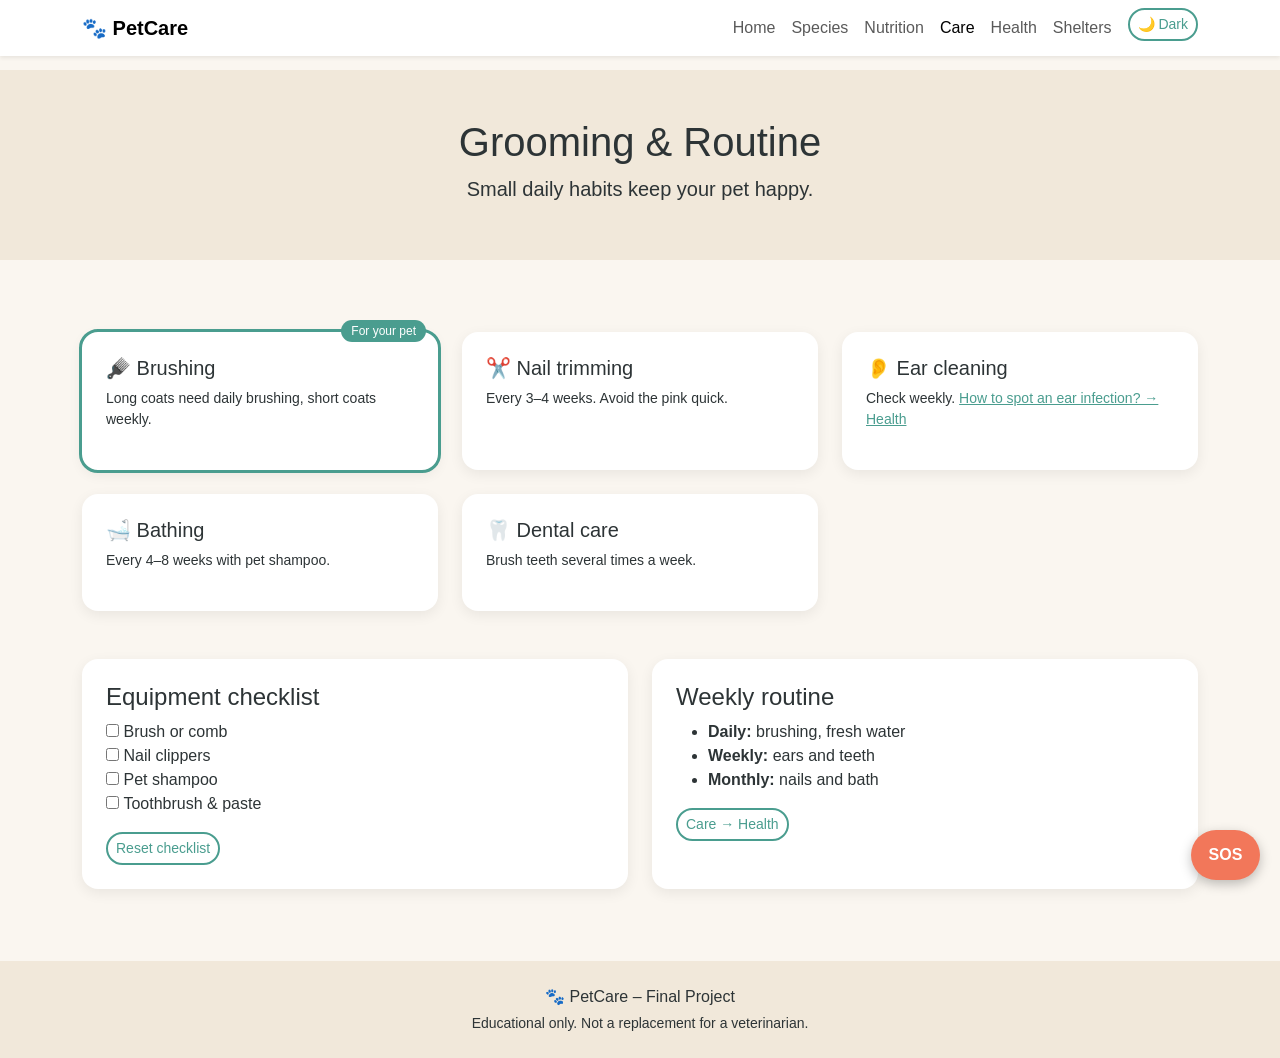
<file: care.html>
<!DOCTYPE html>
<html lang="en">
<head>
  <meta charset="UTF-8">
  <meta name="viewport" content="width=device-width, initial-scale=1">
  <title>Grooming & Routine | PetCare</title>
  <link href="https://cdn.jsdelivr.net/npm/bootstrap@5.3.3/dist/css/bootstrap.min.css" rel="stylesheet">
  <link rel="stylesheet" href="css/style.css">
  <link rel="stylesheet" href="css/app.css">
  <script src="js/theme-init.js"></script>
</head>
<body data-page="care">
  <header>
    <nav class="navbar navbar-expand-lg bg-white shadow-sm fixed-top">
      <div class="container">
        <a class="navbar-brand fw-bold" href="index.html">🐾 PetCare</a>
        <button class="navbar-toggler" type="button" data-bs-toggle="collapse" data-bs-target="#menu" aria-label="Toggle menu"><span class="navbar-toggler-icon"></span></button>
        <div class="collapse navbar-collapse" id="menu">
          <ul class="navbar-nav ms-auto">
            <li class="nav-item"><a class="nav-link" href="index.html">Home</a></li>
            <li class="nav-item"><a class="nav-link" href="species.html">Species</a></li>
            <li class="nav-item"><a class="nav-link" href="nutrition.html">Nutrition</a></li>
            <li class="nav-item"><a class="nav-link active" href="care.html" aria-current="page">Care</a></li>
            <li class="nav-item"><a class="nav-link" href="health.html">Health</a></li>
            <li class="nav-item"><a class="nav-link" href="shelters.html">Shelters</a></li>
          </ul>
        </div>
      </div>
    </nav>
  </header>
  <main>
    <section class="page-header text-center">
      <div class="container">
        <h1>Grooming & Routine</h1>
        <p class="lead mb-2">Small daily habits keep your pet happy.</p>
      </div>
    </section>
    <section class="container pt-4">
      <div id="care-tip" class="alert alert-info mb-0" role="status" hidden></div>
    </section>
    <section class="container py-5">
      <div class="cards-grid">
        <article class="card-pet highlight"><h3 class="h5">🪮 Brushing</h3><p class="small">Long coats need daily brushing, short coats weekly.</p></article>
        <article class="card-pet"><h3 class="h5">✂️ Nail trimming</h3><p class="small">Every 3–4 weeks. Avoid the pink quick.</p></article>
        <article class="card-pet" id="ears"><h3 class="h5">👂 Ear cleaning</h3><p class="small">Check weekly. <a href="health.html#symptoms">How to spot an ear infection? → Health</a></p></article>
        <article class="card-pet"><h3 class="h5">🛁 Bathing</h3><p class="small">Every 4–8 weeks with pet shampoo.</p></article>
        <article class="card-pet"><h3 class="h5">🦷 Dental care</h3><p class="small">Brush teeth several times a week.</p></article>
      </div>
    </section>

    <section class="container pb-4">
      <div class="row g-4">
        <div class="col-md-6">
          <article class="card-pet">
            <h2 class="h4">Equipment checklist</h2>
            <ul class="list-unstyled checklist">
              <li><input type="checkbox" id="e1"> <label for="e1">Brush or comb</label></li>
              <li><input type="checkbox" id="e2"> <label for="e2">Nail clippers</label></li>
              <li><input type="checkbox" id="e3"> <label for="e3">Pet shampoo</label></li>
              <li><input type="checkbox" id="e4"> <label for="e4">Toothbrush & paste</label></li>
            </ul>
            <button type="button" id="checklist-reset" class="btn btn-outline-pet btn-sm">Reset checklist</button>
          </article>
        </div>
        <div class="col-md-6">
          <article class="card-pet" id="routine">
            <h2 class="h4">Weekly routine</h2>
            <ul>
              <li><strong>Daily:</strong> brushing, fresh water</li>
              <li><strong>Weekly:</strong> ears and teeth</li>
              <li><strong>Monthly:</strong> nails and bath</li>
            </ul>
            <a href="health.html" class="btn btn-outline-pet btn-sm">Care → Health</a>
          </article>
        </div>
      </div>
    </section>
  </main>
  <a href="health.html#sos" class="sos-btn" aria-label="Urgent help">SOS</a>
  <footer class="text-center py-4 mt-5">
    <div class="container">
      <p class="mb-1">🐾 PetCare – Final Project</p>
      <p class="small mb-0">Educational only. Not a replacement for a veterinarian.</p>
    </div>
  </footer>
  <script src="https://cdn.jsdelivr.net/npm/jquery@3.7.1/dist/jquery.min.js"></script>
  <script src="https://cdn.jsdelivr.net/npm/bootstrap@5.3.3/dist/js/bootstrap.bundle.min.js"></script>
  <script src="js/data.js"></script>
  <script src="js/models.js"></script>
  <script src="js/api.js"></script>
  <script src="js/ui.js"></script>
  <script src="js/forms.js"></script>
  <script src="js/pages/care.js"></script>
  <script src="js/main.js"></script>
  <script src="js/jq.js"></script>
</body>
</html>
</file>
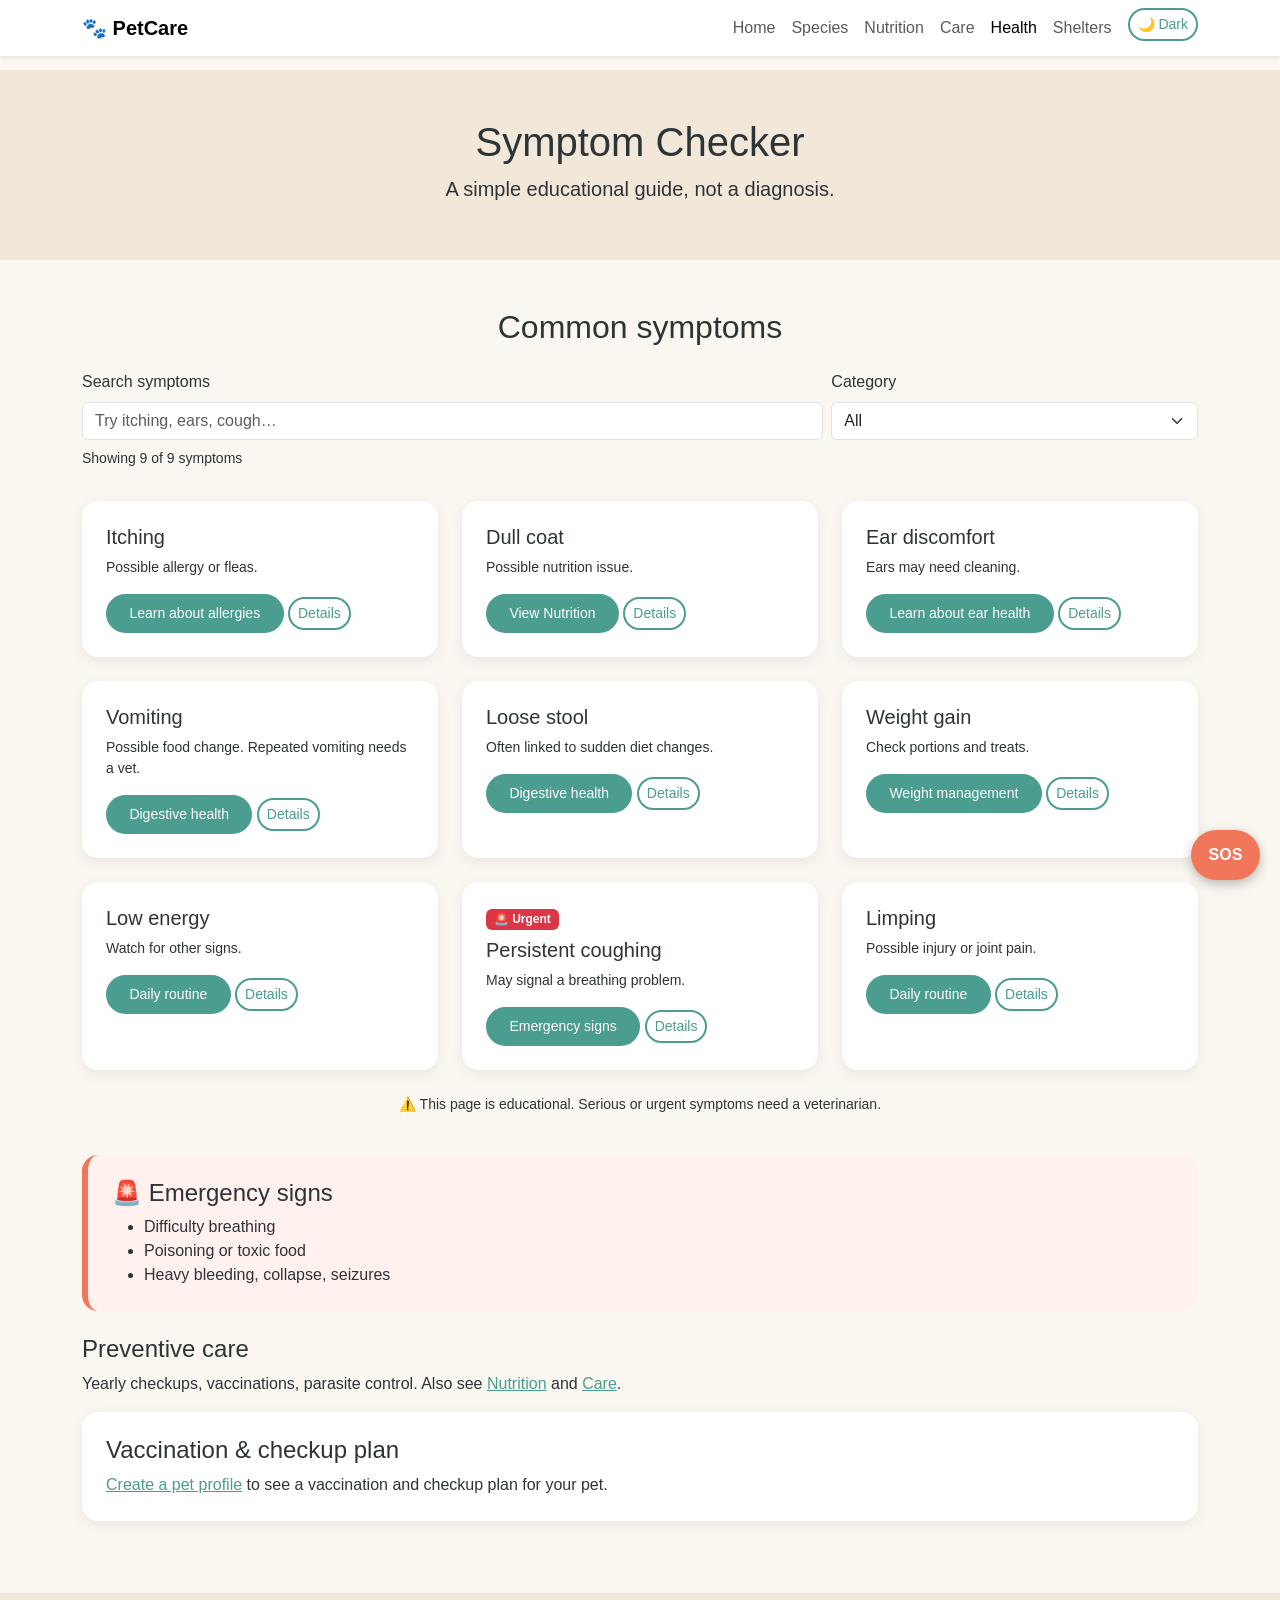
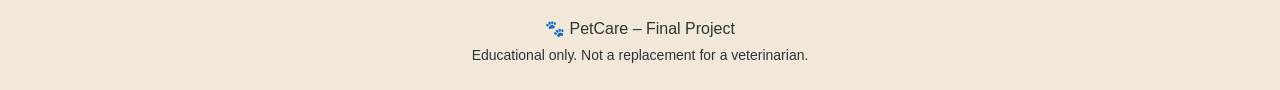
<file: health.html>
<!DOCTYPE html>
<html lang="en">
<head>
  <meta charset="UTF-8">
  <meta name="viewport" content="width=device-width, initial-scale=1">
  <title>Symptom Checker | PetCare</title>
  <link href="https://cdn.jsdelivr.net/npm/bootstrap@5.3.3/dist/css/bootstrap.min.css" rel="stylesheet">
  <link rel="stylesheet" href="css/style.css">
  <link rel="stylesheet" href="css/app.css">
  <script src="js/theme-init.js"></script>
</head>
<body data-page="health">
  <header>
    <nav class="navbar navbar-expand-lg bg-white shadow-sm fixed-top">
      <div class="container">
        <a class="navbar-brand fw-bold" href="index.html">🐾 PetCare</a>
        <button class="navbar-toggler" type="button" data-bs-toggle="collapse" data-bs-target="#menu" aria-label="Toggle menu"><span class="navbar-toggler-icon"></span></button>
        <div class="collapse navbar-collapse" id="menu">
          <ul class="navbar-nav ms-auto">
            <li class="nav-item"><a class="nav-link" href="index.html">Home</a></li>
            <li class="nav-item"><a class="nav-link" href="species.html">Species</a></li>
            <li class="nav-item"><a class="nav-link" href="nutrition.html">Nutrition</a></li>
            <li class="nav-item"><a class="nav-link" href="care.html">Care</a></li>
            <li class="nav-item"><a class="nav-link active" href="health.html" aria-current="page">Health</a></li>
            <li class="nav-item"><a class="nav-link" href="shelters.html">Shelters</a></li>
          </ul>
        </div>
      </div>
    </nav>
  </header>
  <main>
    <section class="page-header text-center">
      <div class="container">
        <h1>Symptom Checker</h1>
        <p class="lead mb-2">A simple educational guide, not a diagnosis.</p>
      </div>
    </section>
    <section class="container pt-5 pb-2" id="symptoms">
      <h2 class="text-center mb-4">Common symptoms</h2>
      <div class="row g-2 align-items-end">
        <div class="col-md-8"><label class="form-label" for="symptomSearch">Search symptoms</label>
          <input type="search" class="form-control" id="symptomSearch" placeholder="Try itching, ears, cough…" autocomplete="off"></div>
        <div class="col-md-4"><label class="form-label" for="symptomCategory">Category</label>
          <select class="form-select" id="symptomCategory">
            <option value="all">All</option><option value="skin">Skin & coat</option><option value="digestion">Digestion</option>
            <option value="weight">Weight</option><option value="energy">Energy</option><option value="ears">Ears</option>
            <option value="breathing">Breathing</option><option value="mobility">Mobility</option>
          </select></div>
      </div>
      <p class="small mt-2 mb-0" id="symptom-count" aria-live="polite"></p>
    </section>
    <section class="container py-4">
      <div class="cards-grid" id="symptom-grid"></div>
      <p id="symptoms-empty" class="text-center mt-4" hidden>No symptoms match your search.</p>
      <p class="small text-center mt-4">⚠️ This page is educational. Serious or urgent symptoms need a veterinarian.</p>
    </section>

    <section class="container pb-4" id="sos">
      <div class="sos-box">
        <h2 class="h4">🚨 Emergency signs</h2>
        <ul class="mb-0">
          <li>Difficulty breathing</li><li>Poisoning or toxic food</li><li>Heavy bleeding, collapse, seizures</li>
        </ul>
      </div>
    </section>

    <section class="container pb-4">
      <h2 class="h4">Preventive care</h2>
      <p>Yearly checkups, vaccinations, parasite control. Also see <a href="nutrition.html">Nutrition</a> and <a href="care.html">Care</a>.</p>
      <article class="card-pet" id="vaccine-card"></article>
    </section>
  </main>
  <a href="health.html#sos" class="sos-btn" aria-label="Urgent help">SOS</a>
  <footer class="text-center py-4 mt-5">
    <div class="container">
      <p class="mb-1">🐾 PetCare – Final Project</p>
      <p class="small mb-0">Educational only. Not a replacement for a veterinarian.</p>
    </div>
  </footer>
  <script src="https://cdn.jsdelivr.net/npm/jquery@3.7.1/dist/jquery.min.js"></script>
  <script src="https://cdn.jsdelivr.net/npm/bootstrap@5.3.3/dist/js/bootstrap.bundle.min.js"></script>
  <script src="js/data.js"></script>
  <script src="js/models.js"></script>
  <script src="js/api.js"></script>
  <script src="js/ui.js"></script>
  <script src="js/forms.js"></script>
  <script src="js/pages/health.js"></script>
  <script src="js/main.js"></script>
  <script src="js/jq.js"></script>
</body>
</html>
</file>
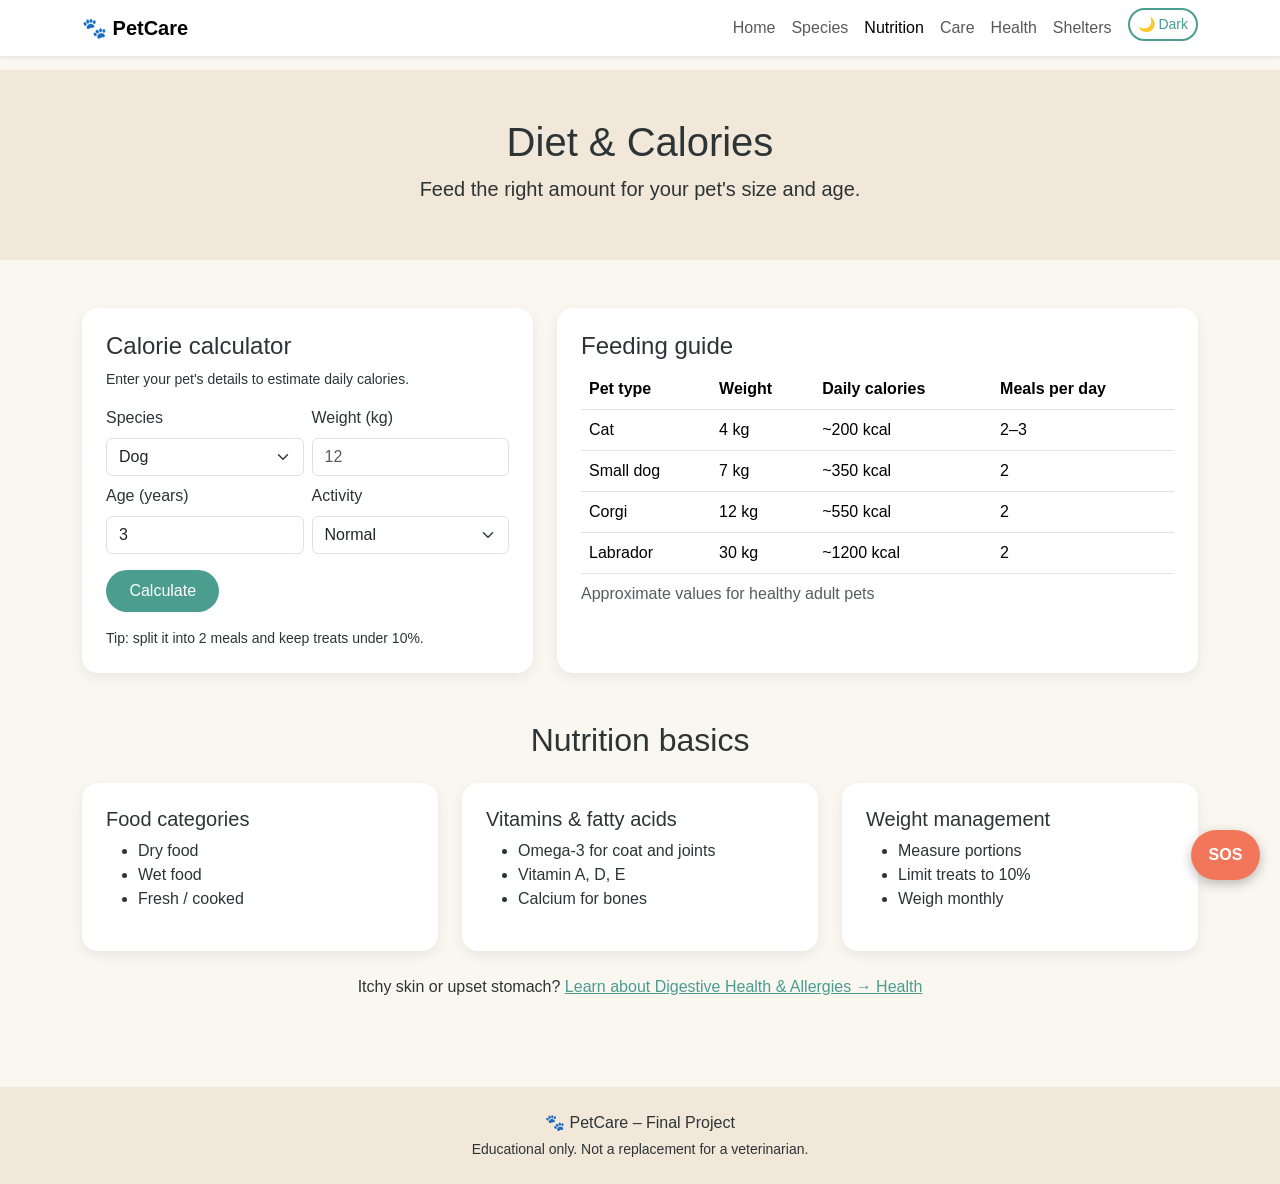
<file: nutrition.html>
<!DOCTYPE html>
<html lang="en">
<head>
  <meta charset="UTF-8">
  <meta name="viewport" content="width=device-width, initial-scale=1">
  <title>Diet & Calories | PetCare</title>
  <link href="https://cdn.jsdelivr.net/npm/bootstrap@5.3.3/dist/css/bootstrap.min.css" rel="stylesheet">
  <link rel="stylesheet" href="css/style.css">
  <link rel="stylesheet" href="css/app.css">
  <script src="js/theme-init.js"></script>
</head>
<body data-page="nutrition">
  <header>
    <nav class="navbar navbar-expand-lg bg-white shadow-sm fixed-top">
      <div class="container">
        <a class="navbar-brand fw-bold" href="index.html">🐾 PetCare</a>
        <button class="navbar-toggler" type="button" data-bs-toggle="collapse" data-bs-target="#menu" aria-label="Toggle menu"><span class="navbar-toggler-icon"></span></button>
        <div class="collapse navbar-collapse" id="menu">
          <ul class="navbar-nav ms-auto">
            <li class="nav-item"><a class="nav-link" href="index.html">Home</a></li>
            <li class="nav-item"><a class="nav-link" href="species.html">Species</a></li>
            <li class="nav-item"><a class="nav-link active" href="nutrition.html" aria-current="page">Nutrition</a></li>
            <li class="nav-item"><a class="nav-link" href="care.html">Care</a></li>
            <li class="nav-item"><a class="nav-link" href="health.html">Health</a></li>
            <li class="nav-item"><a class="nav-link" href="shelters.html">Shelters</a></li>
          </ul>
        </div>
      </div>
    </nav>
  </header>
  <main>
    <section class="page-header text-center">
      <div class="container">
        <h1>Diet & Calories</h1>
        <p class="lead mb-2">Feed the right amount for your pet's size and age.</p>
      </div>
    </section>
    <section class="container py-5">
      <div class="row g-4">
        <div class="col-lg-5">
          <article class="card-pet">
            <h2 class="h4">Calorie calculator</h2>
            <p class="small" id="calc-hint">Enter your pet's details to estimate daily calories.</p>
            <form id="calc-form" novalidate>
              <div class="row g-2">
                <div class="col-6"><label class="form-label" for="cSpecies">Species</label>
                  <select class="form-select" id="cSpecies"><option value="dog">Dog</option><option value="cat">Cat</option></select></div>
                <div class="col-6"><label class="form-label" for="cWeight">Weight (kg)</label>
                  <input class="form-control" type="number" min="0" step="0.1" id="cWeight" placeholder="12"></div>
                <div class="col-6"><label class="form-label" for="cAge">Age (years)</label>
                  <input class="form-control" type="number" min="0" step="0.5" id="cAge" value="3"></div>
                <div class="col-6"><label class="form-label" for="cActivity">Activity</label>
                  <select class="form-select" id="cActivity"><option value="low">Low</option><option value="normal" selected>Normal</option><option value="high">High</option></select></div>
              </div>
              <button class="btn btn-pet mt-3" type="submit">Calculate</button>
            </form>
            <div id="calc-result" class="mt-3" aria-live="polite" hidden></div>
            <p class="small mt-3 mb-0">Tip: split it into 2 meals and keep treats under 10%.</p>
          </article>
        </div>
        <div class="col-lg-7">
          <article class="card-pet">
            <h2 class="h4">Feeding guide</h2>
            <div class="table-responsive">
              <table class="table table-hover align-middle mb-0">
                <caption>Approximate values for healthy adult pets</caption>
                <thead><tr><th>Pet type</th><th>Weight</th><th>Daily calories</th><th>Meals per day</th></tr></thead>
                <tbody>
                  <tr><td>Cat</td><td>4 kg</td><td>~200 kcal</td><td>2–3</td></tr>
                  <tr><td>Small dog</td><td>7 kg</td><td>~350 kcal</td><td>2</td></tr>
                  <tr><td>Corgi</td><td>12 kg</td><td>~550 kcal</td><td>2</td></tr>
                  <tr><td>Labrador</td><td>30 kg</td><td>~1200 kcal</td><td>2</td></tr>
                </tbody>
              </table>
            </div>
          </article>
        </div>
      </div>
    </section>

    <section class="container pb-4">
      <h2 class="text-center mb-4">Nutrition basics</h2>
      <div class="cards-grid">
        <article class="card-pet"><h3 class="h5">Food categories</h3><ul><li>Dry food</li><li>Wet food</li><li>Fresh / cooked</li></ul></article>
        <article class="card-pet" id="vitamins"><h3 class="h5">Vitamins & fatty acids</h3><ul><li>Omega-3 for coat and joints</li><li>Vitamin A, D, E</li><li>Calcium for bones</li></ul></article>
        <article class="card-pet" id="weight"><h3 class="h5">Weight management</h3><ul><li>Measure portions</li><li>Limit treats to 10%</li><li>Weigh monthly</li></ul></article>
      </div>
      <p class="text-center mt-4" id="digestive">Itchy skin or upset stomach? <a href="health.html">Learn about Digestive Health & Allergies → Health</a></p>
    </section>
  </main>
  <a href="health.html#sos" class="sos-btn" aria-label="Urgent help">SOS</a>
  <footer class="text-center py-4 mt-5">
    <div class="container">
      <p class="mb-1">🐾 PetCare – Final Project</p>
      <p class="small mb-0">Educational only. Not a replacement for a veterinarian.</p>
    </div>
  </footer>
  <script src="https://cdn.jsdelivr.net/npm/jquery@3.7.1/dist/jquery.min.js"></script>
  <script src="https://cdn.jsdelivr.net/npm/bootstrap@5.3.3/dist/js/bootstrap.bundle.min.js"></script>
  <script src="js/data.js"></script>
  <script src="js/models.js"></script>
  <script src="js/api.js"></script>
  <script src="js/ui.js"></script>
  <script src="js/forms.js"></script>
  <script src="js/pages/nutrition.js"></script>
  <script src="js/main.js"></script>
  <script src="js/jq.js"></script>
</body>
</html>
</file>
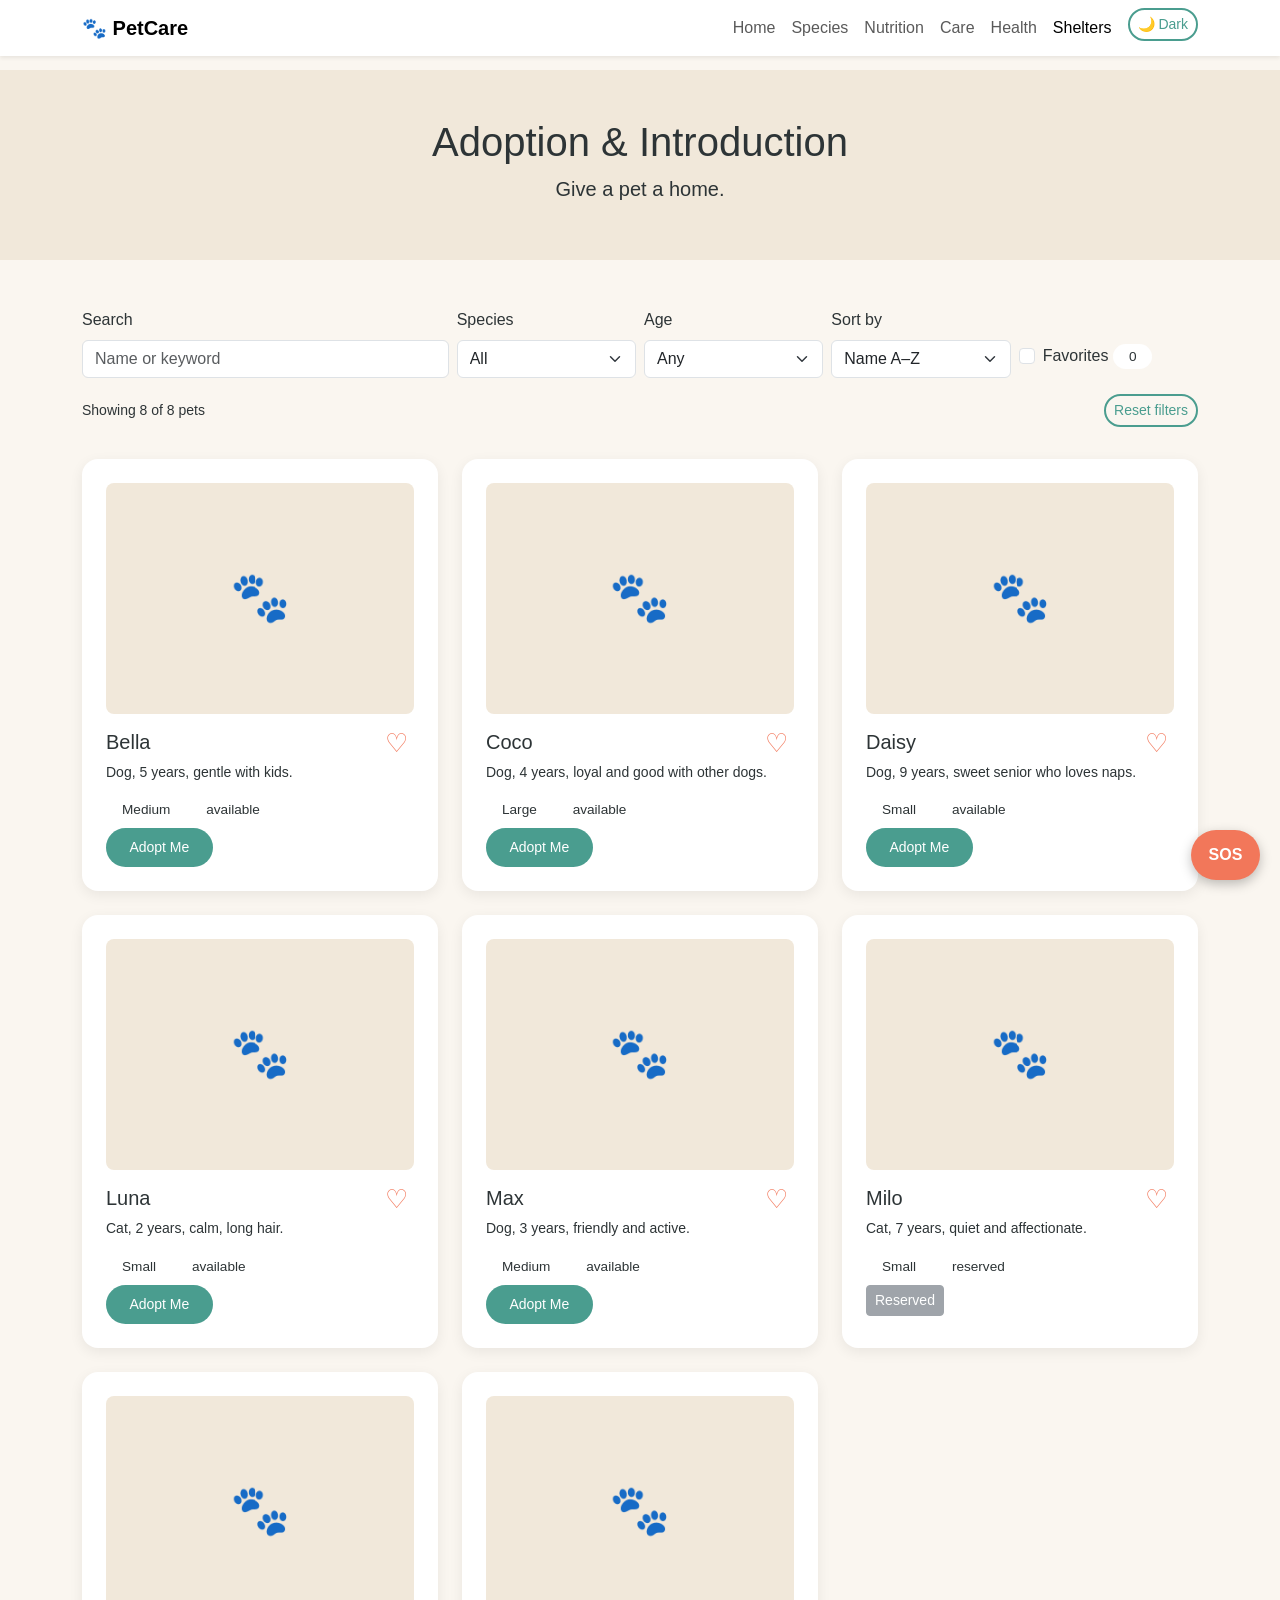
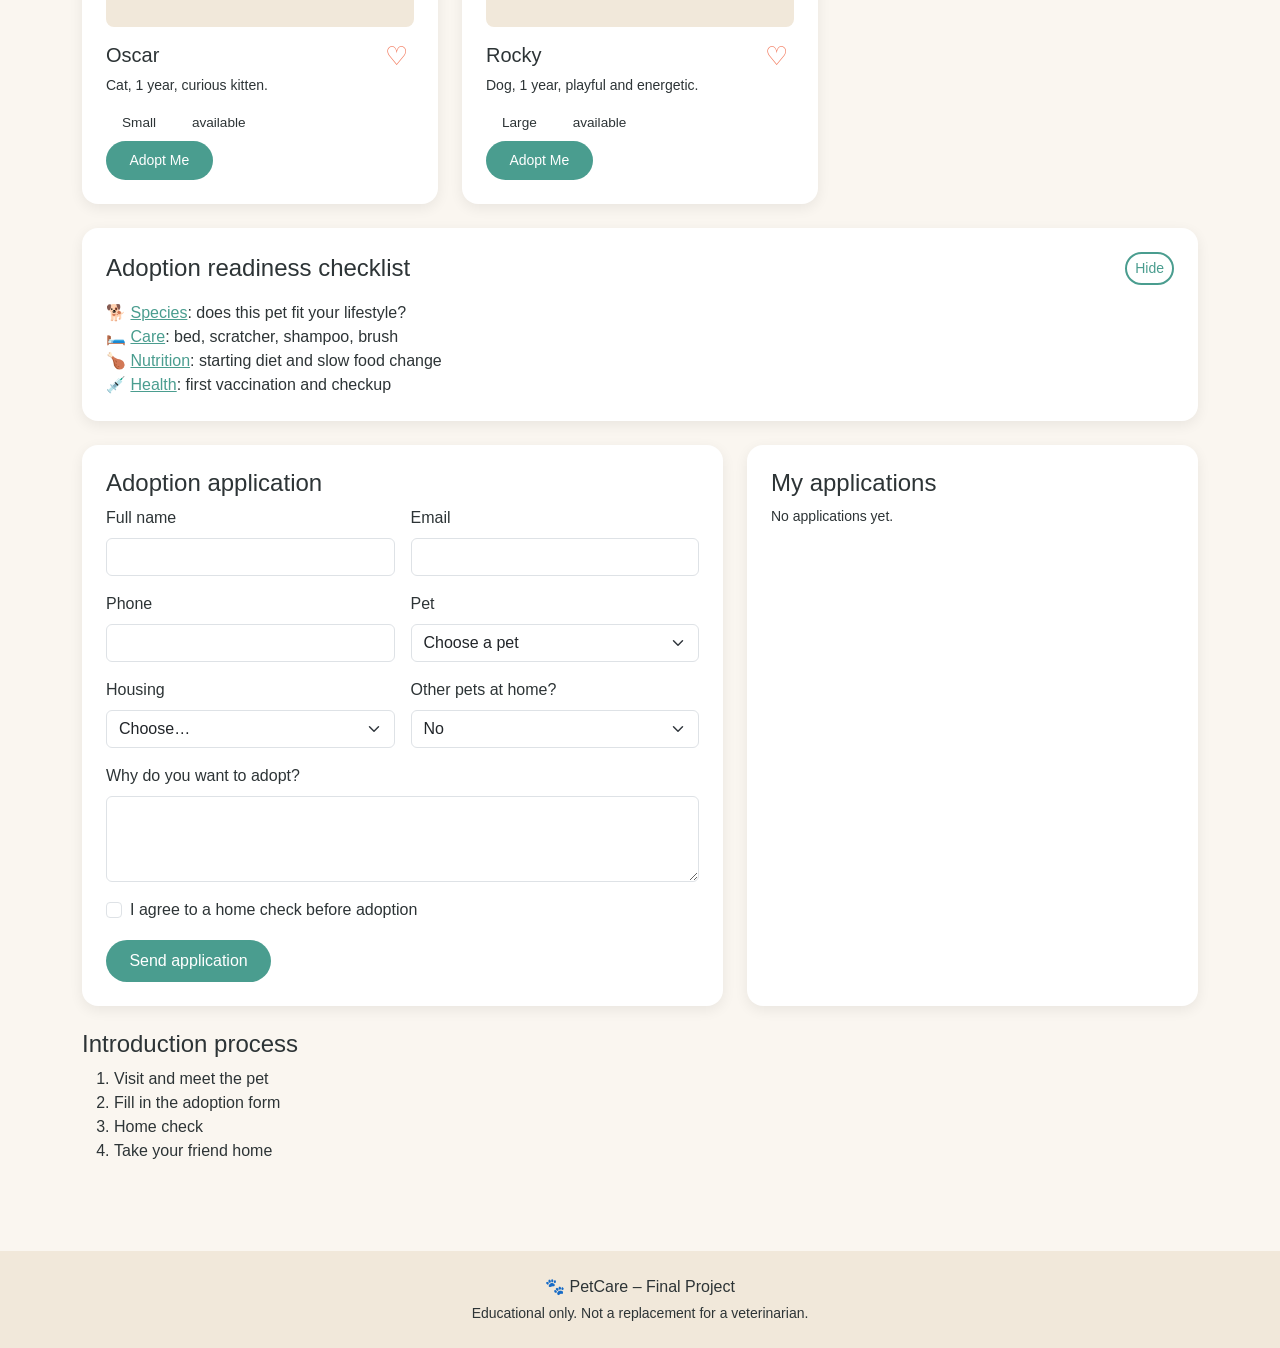
<file: shelters.html>
<!DOCTYPE html>
<html lang="en">
<head>
  <meta charset="UTF-8">
  <meta name="viewport" content="width=device-width, initial-scale=1">
  <title>Adoption & Introduction | PetCare</title>
  <link href="https://cdn.jsdelivr.net/npm/bootstrap@5.3.3/dist/css/bootstrap.min.css" rel="stylesheet">
  <link rel="stylesheet" href="css/style.css">
  <link rel="stylesheet" href="css/app.css">
  <script src="js/theme-init.js"></script>
</head>
<body data-page="shelters">
  <header>
    <nav class="navbar navbar-expand-lg bg-white shadow-sm fixed-top">
      <div class="container">
        <a class="navbar-brand fw-bold" href="index.html">🐾 PetCare</a>
        <button class="navbar-toggler" type="button" data-bs-toggle="collapse" data-bs-target="#menu" aria-label="Toggle menu"><span class="navbar-toggler-icon"></span></button>
        <div class="collapse navbar-collapse" id="menu">
          <ul class="navbar-nav ms-auto">
            <li class="nav-item"><a class="nav-link" href="index.html">Home</a></li>
            <li class="nav-item"><a class="nav-link" href="species.html">Species</a></li>
            <li class="nav-item"><a class="nav-link" href="nutrition.html">Nutrition</a></li>
            <li class="nav-item"><a class="nav-link" href="care.html">Care</a></li>
            <li class="nav-item"><a class="nav-link" href="health.html">Health</a></li>
            <li class="nav-item"><a class="nav-link active" href="shelters.html" aria-current="page">Shelters</a></li>
          </ul>
        </div>
      </div>
    </nav>
  </header>
  <main>
    <section class="page-header text-center">
      <div class="container">
        <h1>Adoption & Introduction</h1>
        <p class="lead mb-2">Give a pet a home.</p>
      </div>
    </section>
    <section class="container pt-5 pb-2">
      <div class="row g-2 align-items-end">
        <div class="col-md-4"><label class="form-label" for="searchInput">Search</label>
          <input type="search" class="form-control" id="searchInput" placeholder="Name or keyword" autocomplete="off"></div>
        <div class="col-6 col-md-2"><label class="form-label" for="speciesFilter">Species</label>
          <select class="form-select" id="speciesFilter"><option value="all">All</option><option value="dog">Dogs</option><option value="cat">Cats</option></select></div>
        <div class="col-6 col-md-2"><label class="form-label" for="ageFilter">Age</label>
          <select class="form-select" id="ageFilter"><option value="all">Any</option><option value="young">Under 3</option><option value="adult">3–6</option><option value="senior">7+</option></select></div>
        <div class="col-6 col-md-2"><label class="form-label" for="sortSelect">Sort by</label>
          <select class="form-select" id="sortSelect"><option value="name-asc">Name A–Z</option><option value="name-desc">Name Z–A</option><option value="age-asc">Youngest</option><option value="age-desc">Oldest</option></select></div>
        <div class="col-6 col-md-2 pb-2">
          <div class="form-check"><input class="form-check-input" type="checkbox" id="favOnly"><label class="form-check-label" for="favOnly">Favorites <span class="badge-pet" id="fav-count">0</span></label></div>
        </div>
      </div>
      <div class="d-flex justify-content-between align-items-center mt-3">
        <p class="small mb-0" id="result-count" aria-live="polite"></p>
        <button type="button" class="btn btn-outline-pet btn-sm" id="reset-filters">Reset filters</button>
      </div>
    </section>

    <section class="container py-4">
      <div class="cards-grid" id="pets-grid"></div>
      <p id="pets-empty" class="text-center mt-4" hidden>No pets match your filters.</p>
    </section>

    <section class="container pb-4" id="readiness">
      <article class="card-pet">
        <div class="d-flex justify-content-between align-items-center">
          <h2 class="h4 mb-0">Adoption readiness checklist</h2>
          <button type="button" class="btn btn-outline-pet btn-sm" id="readiness-toggle" aria-expanded="true" aria-controls="readiness-body">Hide</button>
        </div>
        <div id="readiness-body" class="mt-3">
          <p id="selected-pet" class="small" aria-live="polite"></p>
          <ul class="list-unstyled mb-0">
            <li>🐕 <a href="species.html">Species</a>: does this pet fit your lifestyle?</li>
            <li>🛏️ <a href="care.html">Care</a>: bed, scratcher, shampoo, brush</li>
            <li>🍗 <a href="nutrition.html">Nutrition</a>: starting diet and slow food change</li>
            <li>💉 <a href="health.html">Health</a>: first vaccination and checkup</li>
          </ul>
        </div>
      </article>
    </section>

    <section class="container pb-4" id="apply">
      <div class="row g-4">
        <div class="col-lg-7">
          <article class="card-pet">
            <h2 class="h4">Adoption application</h2>
            <form id="adopt-form" novalidate>
              <div class="row g-3">
                <div class="col-md-6"><label class="form-label" for="aName">Full name</label><input class="form-control" id="aName" autocomplete="name"></div>
                <div class="col-md-6"><label class="form-label" for="aEmail">Email</label><input class="form-control" type="email" id="aEmail" autocomplete="email"></div>
                <div class="col-md-6"><label class="form-label" for="aPhone">Phone</label><input class="form-control" type="tel" id="aPhone" autocomplete="tel"></div>
                <div class="col-md-6"><label class="form-label" for="aPet">Pet</label><select class="form-select" id="aPet"><option value="">Choose a pet</option></select></div>
                <div class="col-md-6"><label class="form-label" for="aHousing">Housing</label>
                  <select class="form-select" id="aHousing"><option value="">Choose…</option><option value="apartment">Apartment</option><option value="house">House</option><option value="yard">House with yard</option></select></div>
                <div class="col-md-6"><label class="form-label" for="aHasPets">Other pets at home?</label>
                  <select class="form-select" id="aHasPets"><option value="no">No</option><option value="yes">Yes</option></select></div>
                <div class="col-md-6" id="petsCountWrap" hidden><label class="form-label" for="aPetsCount">How many?</label><input class="form-control" type="number" min="1" max="10" id="aPetsCount"></div>
                <div class="col-12"><label class="form-label" for="aReason">Why do you want to adopt?</label><textarea class="form-control" id="aReason" rows="3"></textarea></div>
                <div class="col-12"><div class="form-check"><input class="form-check-input" type="checkbox" id="aAgree"><label class="form-check-label" for="aAgree">I agree to a home check before adoption</label></div></div>
              </div>
              <button class="btn btn-pet mt-3" type="submit">Send application</button>
            </form>
          </article>
        </div>
        <div class="col-lg-5">
          <article class="card-pet">
            <h2 class="h4">My applications</h2>
            <ul id="applications-list" class="list-unstyled mb-2"></ul>
            <p id="applications-empty" class="small">No applications yet.</p>
            <button type="button" id="applications-clear" class="btn btn-outline-pet btn-sm" hidden>Clear all</button>
          </article>
        </div>
      </div>
    </section>

    <section class="container pb-4">
      <h2 class="h4">Introduction process</h2>
      <ol><li>Visit and meet the pet</li><li>Fill in the adoption form</li><li>Home check</li><li>Take your friend home</li></ol>
    </section>
  </main>
  <a href="health.html#sos" class="sos-btn" aria-label="Urgent help">SOS</a>
  <footer class="text-center py-4 mt-5">
    <div class="container">
      <p class="mb-1">🐾 PetCare – Final Project</p>
      <p class="small mb-0">Educational only. Not a replacement for a veterinarian.</p>
    </div>
  </footer>
  <script src="https://cdn.jsdelivr.net/npm/jquery@3.7.1/dist/jquery.min.js"></script>
  <script src="https://cdn.jsdelivr.net/npm/bootstrap@5.3.3/dist/js/bootstrap.bundle.min.js"></script>
  <script src="js/data.js"></script>
  <script src="js/models.js"></script>
  <script src="js/api.js"></script>
  <script src="js/ui.js"></script>
  <script src="js/forms.js"></script>
  <script src="js/pages/shelters.js"></script>
  <script src="js/main.js"></script>
  <script src="js/jq.js"></script>
</body>
</html>
</file>
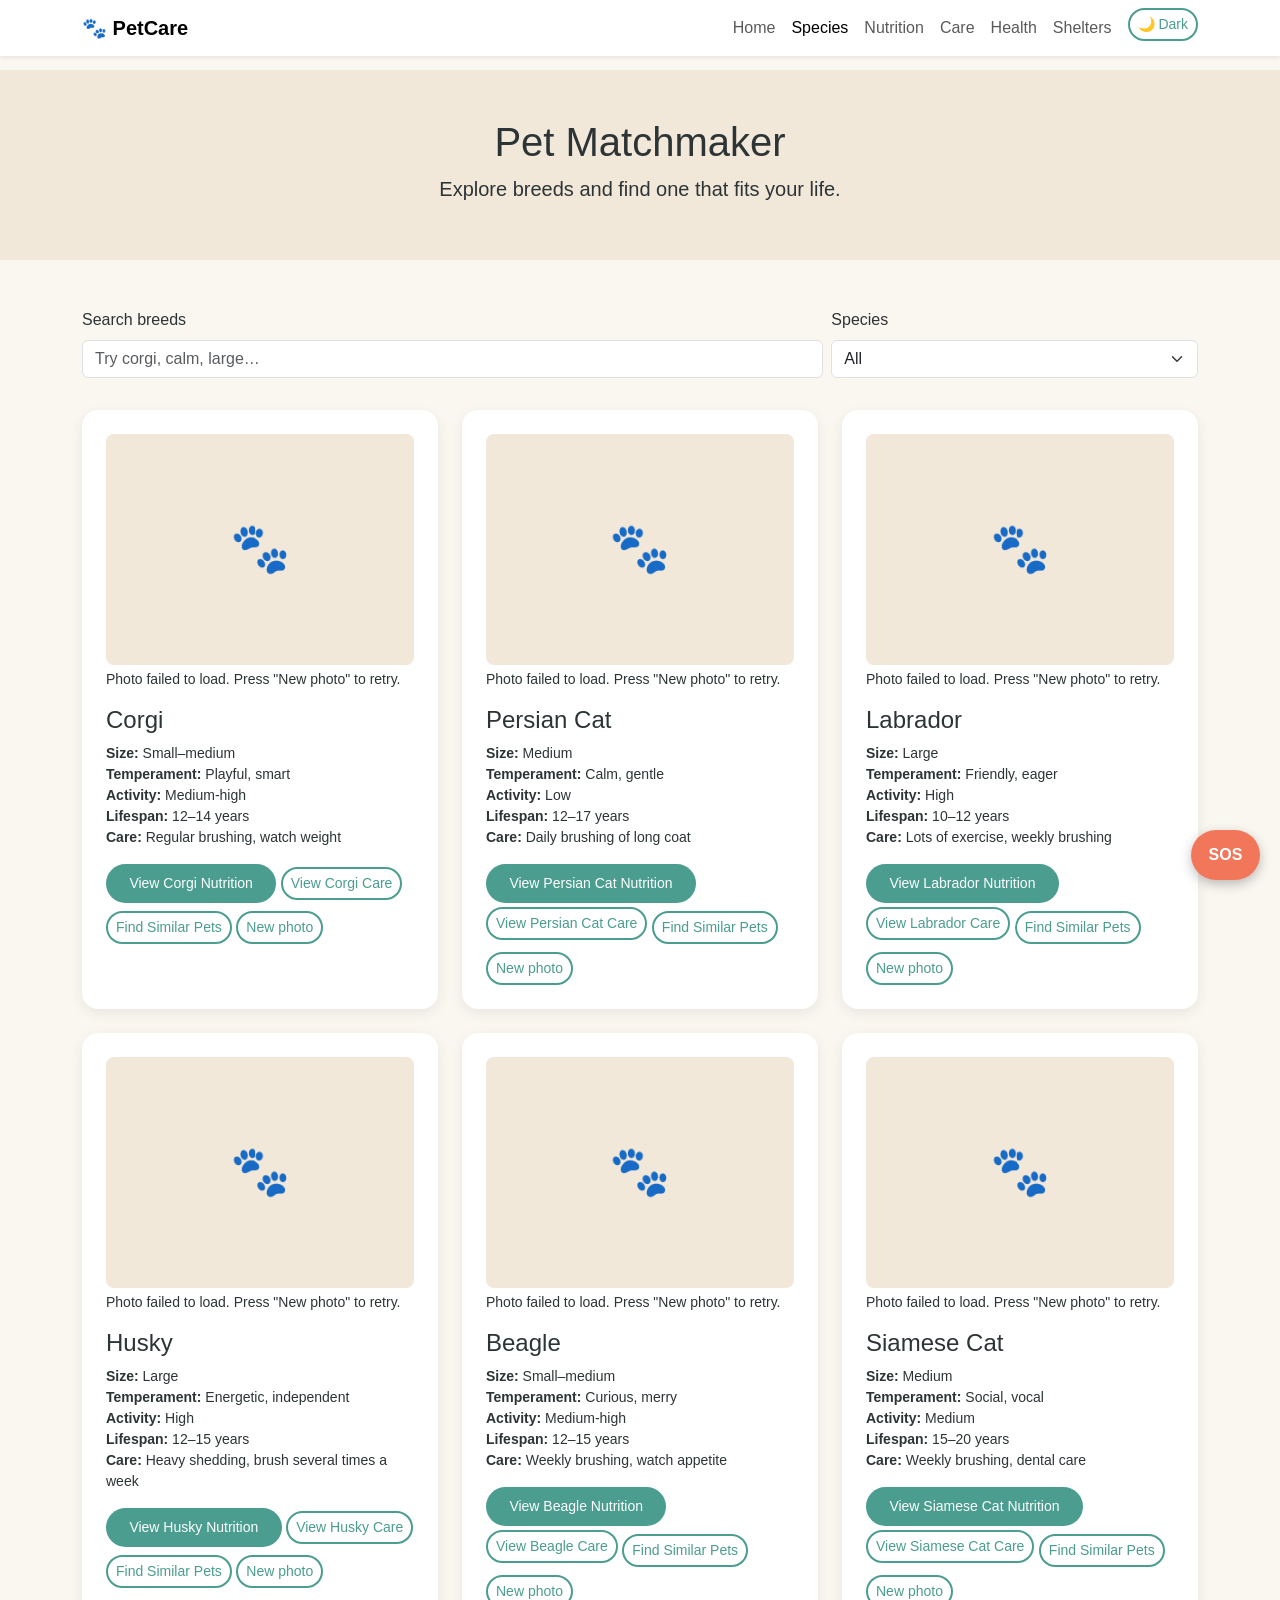
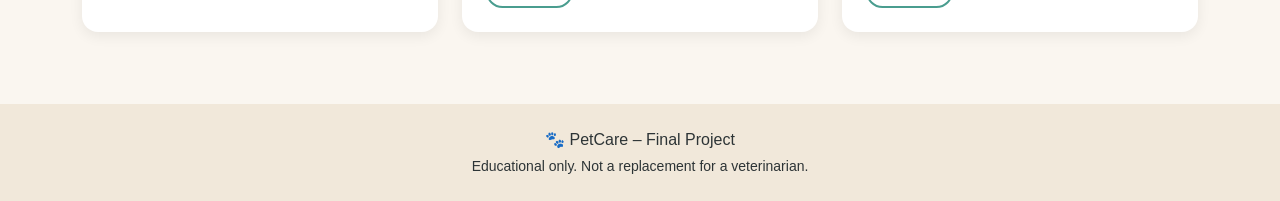
<file: species.html>
<!DOCTYPE html>
<html lang="en">
<head>
  <meta charset="UTF-8">
  <meta name="viewport" content="width=device-width, initial-scale=1">
  <title>Pet Matchmaker | PetCare</title>
  <link href="https://cdn.jsdelivr.net/npm/bootstrap@5.3.3/dist/css/bootstrap.min.css" rel="stylesheet">
  <link rel="stylesheet" href="css/style.css">
  <link rel="stylesheet" href="css/app.css">
  <script src="js/theme-init.js"></script>
</head>
<body data-page="species">
  <header>
    <nav class="navbar navbar-expand-lg bg-white shadow-sm fixed-top">
      <div class="container">
        <a class="navbar-brand fw-bold" href="index.html">🐾 PetCare</a>
        <button class="navbar-toggler" type="button" data-bs-toggle="collapse" data-bs-target="#menu" aria-label="Toggle menu"><span class="navbar-toggler-icon"></span></button>
        <div class="collapse navbar-collapse" id="menu">
          <ul class="navbar-nav ms-auto">
            <li class="nav-item"><a class="nav-link" href="index.html">Home</a></li>
            <li class="nav-item"><a class="nav-link active" href="species.html" aria-current="page">Species</a></li>
            <li class="nav-item"><a class="nav-link" href="nutrition.html">Nutrition</a></li>
            <li class="nav-item"><a class="nav-link" href="care.html">Care</a></li>
            <li class="nav-item"><a class="nav-link" href="health.html">Health</a></li>
            <li class="nav-item"><a class="nav-link" href="shelters.html">Shelters</a></li>
          </ul>
        </div>
      </div>
    </nav>
  </header>
  <main>
    <section class="page-header text-center">
      <div class="container">
        <h1>Pet Matchmaker</h1>
        <p class="lead mb-2">Explore breeds and find one that fits your life.</p>
      </div>
    </section>
    <section class="container pt-5 pb-2">
      <div class="row g-2 align-items-end">
        <div class="col-md-8"><label class="form-label" for="breedSearch">Search breeds</label>
          <input type="search" class="form-control" id="breedSearch" placeholder="Try corgi, calm, large…" autocomplete="off"></div>
        <div class="col-md-4"><label class="form-label" for="breedSpecies">Species</label>
          <select class="form-select" id="breedSpecies"><option value="all">All</option><option value="dog">Dogs</option><option value="cat">Cats</option></select></div>
      </div>
    </section>
    <section class="container py-4">
      <div class="cards-grid" id="breed-grid"></div>
      <p id="breeds-empty" class="text-center mt-4" hidden>No breeds match your search.</p>
    </section>
  </main>
  <a href="health.html#sos" class="sos-btn" aria-label="Urgent help">SOS</a>
  <footer class="text-center py-4 mt-5">
    <div class="container">
      <p class="mb-1">🐾 PetCare – Final Project</p>
      <p class="small mb-0">Educational only. Not a replacement for a veterinarian.</p>
    </div>
  </footer>
  <script src="https://cdn.jsdelivr.net/npm/jquery@3.7.1/dist/jquery.min.js"></script>
  <script src="https://cdn.jsdelivr.net/npm/bootstrap@5.3.3/dist/js/bootstrap.bundle.min.js"></script>
  <script src="js/data.js"></script>
  <script src="js/models.js"></script>
  <script src="js/api.js"></script>
  <script src="js/ui.js"></script>
  <script src="js/forms.js"></script>
  <script src="js/pages/species.js"></script>
  <script src="js/main.js"></script>
  <script src="js/jq.js"></script>
</body>
</html>
</file>
<file: css/style.css>
/*Design tokens*/
:root{
	--bg: #faf6f0;
	--green: #4a9d8f;
	--cream: #f1e8da;
	--coral: #f2775a;
	--text: #2d3436;
}
html{
	scroll-behavior: smooth;
	scroll-padding-top: 80px;
}
body{
	background: var(--bg);
	color: var(--text);
	font-family: "Poppins", "Segoe UI", sans-serif;
	padding-top: 70px;
}
a{
	color: var(--green);
}

/*Navigation*/
.nav-link{
	font-weight: 500;
}
.nav-link:hover{
	color: var(--green);
}

/*Header strip*/
.page-header{
	background: var(--cream);
	padding: 3rem 0;
}
.badge-pet{
	background: #fff;
	border-radius: 50px;
	padding: 0.3rem 1rem;
	font-size: 0.85rem;
}

/*Cards*/
.card-pet{
	background: #fff;
	border-radius: 1rem;
	padding: 1.5rem;
	box-shadow: 0 4px 14px rgba(0,0,0,0.07);
	height: 100%;
}
.link-card{
	display: block;
	text-decoration: none;
	color: var(--text);
	transition: transform 0.2s;
}
.link-card:hover{
	transform: translateY(-4px);
}

/*card layouts*/
.cards-grid{
	display: grid;
	grid-template-columns: repeat(3, 1fr);
	gap: 1.5rem;
}
.btn-pet{
	background: var(--green);
	color: #fff;
	border-radius: 50px;
	padding: 0.5rem 1.4rem;
}
.btn-pet:hover{
	background: #3b8074;
	color: #fff;
}
.btn-outline-pet{
	border: 2px solid var(--green);
	color: var(--green);
	border-radius: 50px;
}
.btn-outline-pet:hover{
	background: var(--green);
	color: #fff;
}
.timeline{
	list-style: none;
	padding: 0;
	margin: 0;
	display: flex;
	flex-direction: column;
	gap: 0.8rem;
}
.timeline a{
	display: flex;
	gap: 0.8rem;
	align-items: center;
	background: var(--cream);
	border-radius: 0.8rem;
	padding: 0.8rem 1rem;
	text-decoration: none;
	color: var(--text);
}
.timeline span{
	font-weight: 600;
	min-width: 90px;
}
.sos-box{
	background: #fff1ee;
	border-left: 6px solid var(--coral);
	border-radius: 1rem;
	padding: 1.5rem;
}
/* position: fixed keeps the SOS button visible while scrolling */
.sos-btn{
	position: fixed;
	right: 20px;
	bottom: 20px;
	background: var(--coral);
	color: #fff;
	font-weight: 700;
	text-decoration: none;
	padding: 0.8rem 1.1rem;
	border-radius: 50px;
	box-shadow: 0 4px 12px rgba(0,0,0,0.25);
	z-index: 1000;
}
.sos-btn:hover{
	color: #fff;
	background: #d9603f;
}
.highlight{
	position: relative;
	outline: 3px solid var(--green);
}
.highlight::after{
	content: "For your pet";
	position: absolute;
	top: -12px;
	right: 12px;
	background: var(--green);
	color: #fff;
	font-size: 0.75rem;
	padding: 2px 10px;
	border-radius: 50px;
}
footer{
	background: var(--cream);
}
@media (max-width: 992px){
	.cards-grid{
		grid-template-columns: repeat(2, 1fr);
	}
	.page-header{
		padding: 2rem 0;
	}
}
@media (max-width: 576px){
	.cards-grid{
		grid-template-columns: 1fr;
	}
	h1{
		font-size: 1.8rem;
	}
	.timeline a{
		flex-direction: column;
		align-items: flex-start;
		gap: 0.2rem;
	}
}
</file>
<file: css/app.css>
.profile-strip{
	background: #fff;
	border-left: 6px solid var(--green);
	border-radius: 0.8rem;
	padding: 0.6rem 1rem;
	display: flex;
	flex-wrap: wrap;
	gap: 0.8rem;
	align-items: center;
	justify-content: space-between;
}
.breed-photo,
.pet-card img{
	width: 100%;
	aspect-ratio: 4 / 3;
	object-fit: cover;
}
.breed-photo.loading{
	opacity: 0.5;
}
.fav-btn{
	background: none;
	border: 0;
	font-size: 1.6rem;
	line-height: 1;
	color: var(--coral);
	cursor: pointer;
}
.fav-btn:focus-visible{
	outline: 3px solid var(--green);
	border-radius: 0.5rem;
}
.pet-card.is-fav{
	outline: 2px solid var(--coral);
}
.symptom-details{
	display: none;
}
.timeline a.active{
	outline: 2px solid var(--green);
}
.checklist li.done label{
	text-decoration: line-through;
	opacity: 0.7;
}
#toast-container{
	position: fixed;
	top: 80px;
	right: 20px;
	z-index: 2000;
	display: flex;
	flex-direction: column;
	gap: 0.5rem;
	max-width: 320px;
}
.toast-msg{
	padding: 0.7rem 1rem;
	border-radius: 0.8rem;
	color: #fff;
	background: var(--green);
	box-shadow: 0 4px 12px rgba(0,0,0,0.2);
}
.toast-msg.danger{
	background: var(--coral);
}

[data-bs-theme="dark"]{
	--bg: #16191c;
	--cream: #232a30;
	--text: #e8e6e3;
	--green: #5fc2b2;
}
[data-bs-theme="dark"] .navbar.bg-white{
	background-color: #1f252a !important;
}
[data-bs-theme="dark"] .card-pet,
[data-bs-theme="dark"] .profile-strip{
	background: #232a30;
}
[data-bs-theme="dark"] .badge-pet{
	background: #2f383f;
	color: var(--text);
}
[data-bs-theme="dark"] .sos-box{
	background: #3a2723;
}
[data-bs-theme="dark"] .link-card,
[data-bs-theme="dark"] .timeline a{
	color: var(--text);
}
[data-bs-theme="dark"] .btn-pet{
	background: var(--green);
	color: #10201d;
}
[data-bs-theme="dark"] .btn-pet:hover{
	background: #79d1c3;
	color: #10201d;
}
[data-bs-theme="dark"] .toast-msg:not(.danger){
	color: #10201d;
}
</file>
